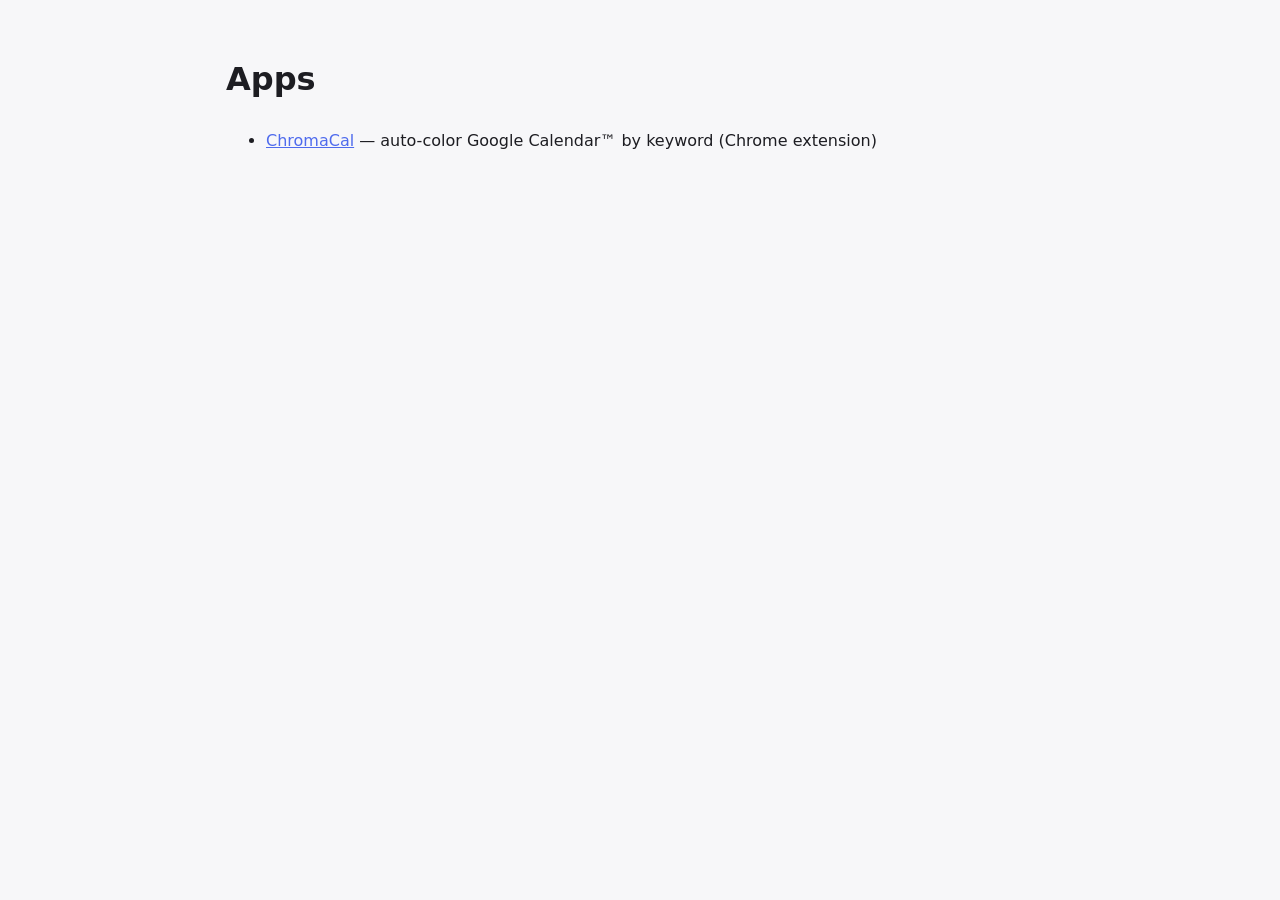
<file: index.html>
<!doctype html>
<html lang="en">
<head>
  <meta charset="utf-8">
  <meta name="viewport" content="width=device-width, initial-scale=1">
  <meta name="google-site-verification" content="AOKSAKNy5bO_qgyhGmzp-OswNahH2bqFA2KnmnXQym0" />
  <title>naoki6310</title>
  <link rel="stylesheet" href="chromacal/style.css">
</head>
<body>
  <main>
    <h1>Apps</h1>
    <ul>
      <li><a href="chromacal/">ChromaCal</a> — auto-color Google Calendar™ by keyword (Chrome extension)</li>
    </ul>
  </main>
</body>
</html>
</file>
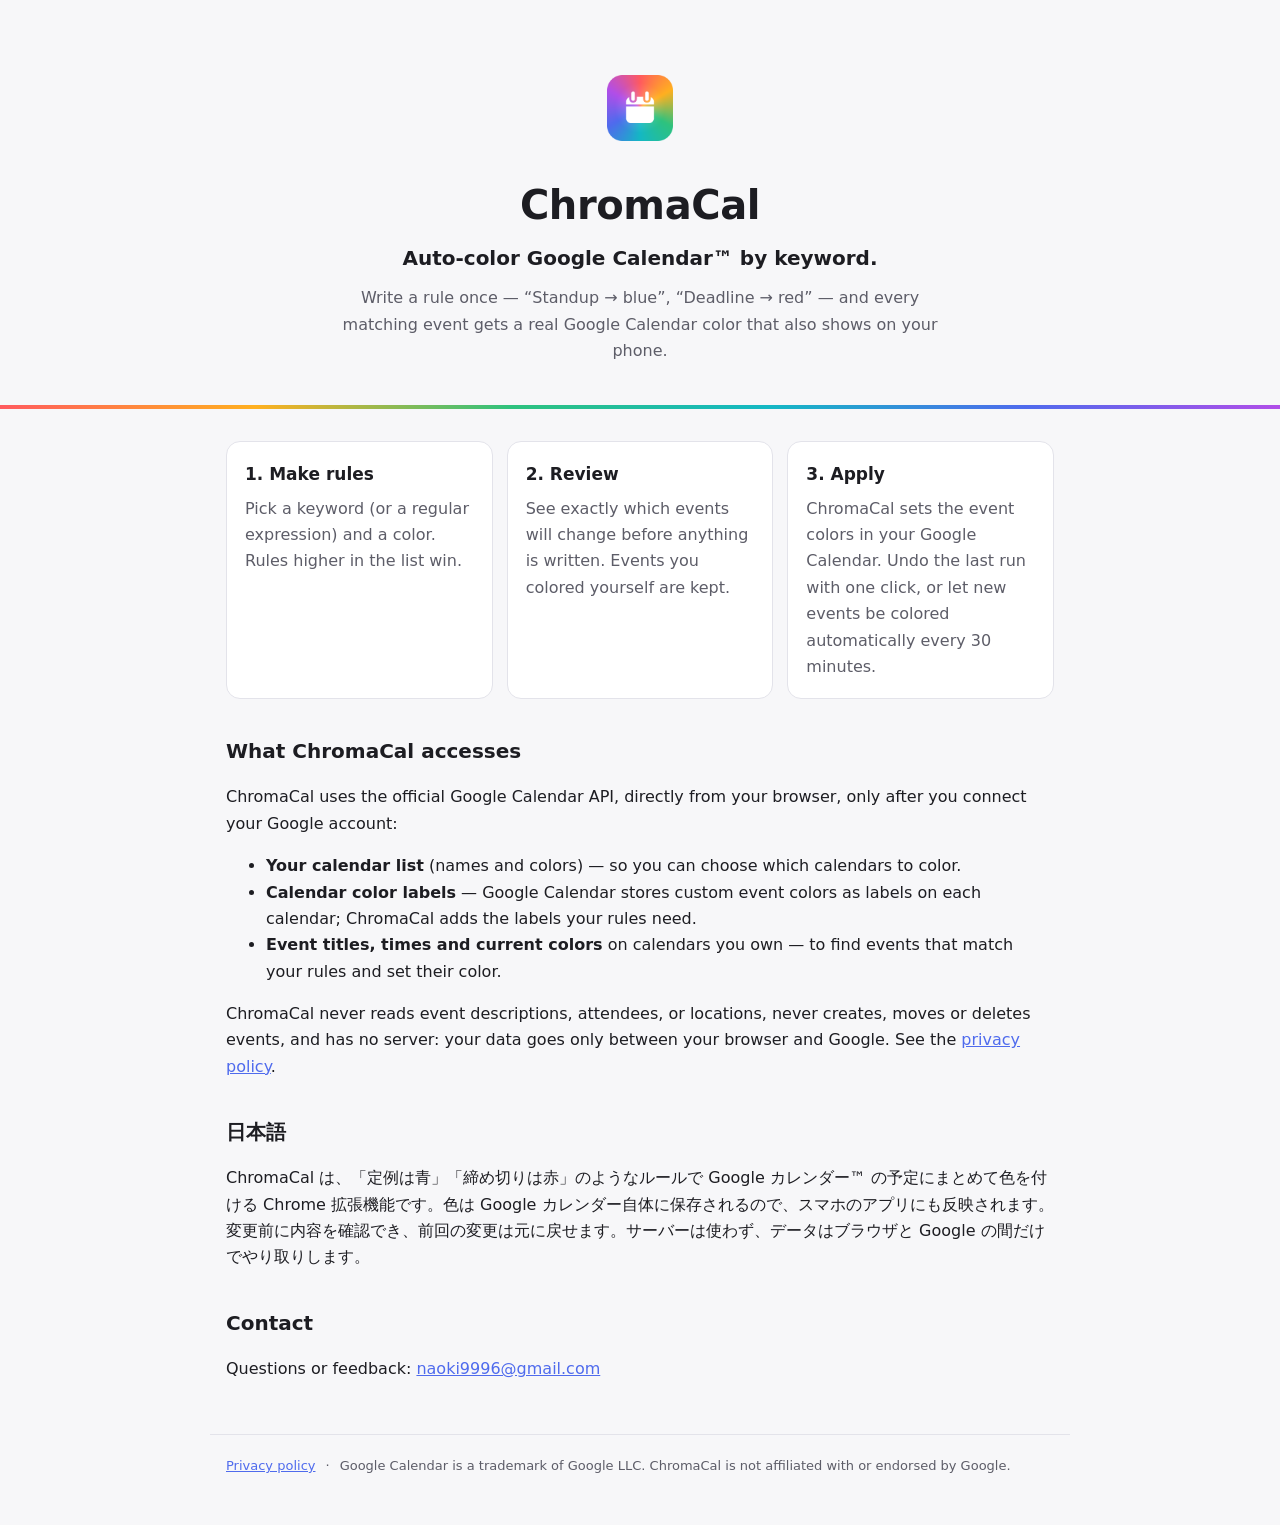
<file: chromacal/index.html>
<!doctype html>
<html lang="en">
<head>
  <meta charset="utf-8">
  <meta name="viewport" content="width=device-width, initial-scale=1">
  <title>ChromaCal – Auto-color Google Calendar by keyword</title>
  <meta name="description" content="ChromaCal is a Chrome extension that colors your Google Calendar events in bulk with keyword rules. Real event colors that sync to your phone.">
  <link rel="icon" href="icon128.png">
  <link rel="stylesheet" href="style.css">
</head>
<body>
  <header class="hero">
    <img src="icon128.png" width="88" height="88" alt="ChromaCal icon">
    <h1>ChromaCal</h1>
    <p class="tagline">Auto-color Google Calendar™ by keyword.</p>
    <p class="sub">Write a rule once — “Standup → blue”, “Deadline → red” — and every matching event gets a real Google Calendar color that also shows on your phone.</p>
  </header>

  <main>
    <section class="cards">
      <article>
        <h2>1. Make rules</h2>
        <p>Pick a keyword (or a regular expression) and a color. Rules higher in the list win.</p>
      </article>
      <article>
        <h2>2. Review</h2>
        <p>See exactly which events will change before anything is written. Events you colored yourself are kept.</p>
      </article>
      <article>
        <h2>3. Apply</h2>
        <p>ChromaCal sets the event colors in your Google Calendar. Undo the last run with one click, or let new events be colored automatically every 30 minutes.</p>
      </article>
    </section>

    <section>
      <h2>What ChromaCal accesses</h2>
      <p>ChromaCal uses the official Google Calendar API, directly from your browser, only after you connect your Google account:</p>
      <ul>
        <li><strong>Your calendar list</strong> (names and colors) — so you can choose which calendars to color.</li>
        <li><strong>Calendar color labels</strong> — Google Calendar stores custom event colors as labels on each calendar; ChromaCal adds the labels your rules need.</li>
        <li><strong>Event titles, times and current colors</strong> on calendars you own — to find events that match your rules and set their color.</li>
      </ul>
      <p>ChromaCal never reads event descriptions, attendees, or locations, never creates, moves or deletes events, and has no server: your data goes only between your browser and Google. See the <a href="privacy.html">privacy policy</a>.</p>
    </section>

    <section lang="ja">
      <h2>日本語</h2>
      <p>ChromaCal は、「定例は青」「締め切りは赤」のようなルールで Google カレンダー™ の予定にまとめて色を付ける Chrome 拡張機能です。色は Google カレンダー自体に保存されるので、スマホのアプリにも反映されます。変更前に内容を確認でき、前回の変更は元に戻せます。サーバーは使わず、データはブラウザと Google の間だけでやり取りします。</p>
    </section>

    <section>
      <h2>Contact</h2>
      <p>Questions or feedback: <a href="mailto:naoki9996@gmail.com">naoki9996@gmail.com</a></p>
    </section>
  </main>

  <footer>
    <a href="privacy.html">Privacy policy</a>
    <span>·</span>
    <span>Google Calendar is a trademark of Google LLC. ChromaCal is not affiliated with or endorsed by Google.</span>
  </footer>
</body>
</html>
</file>
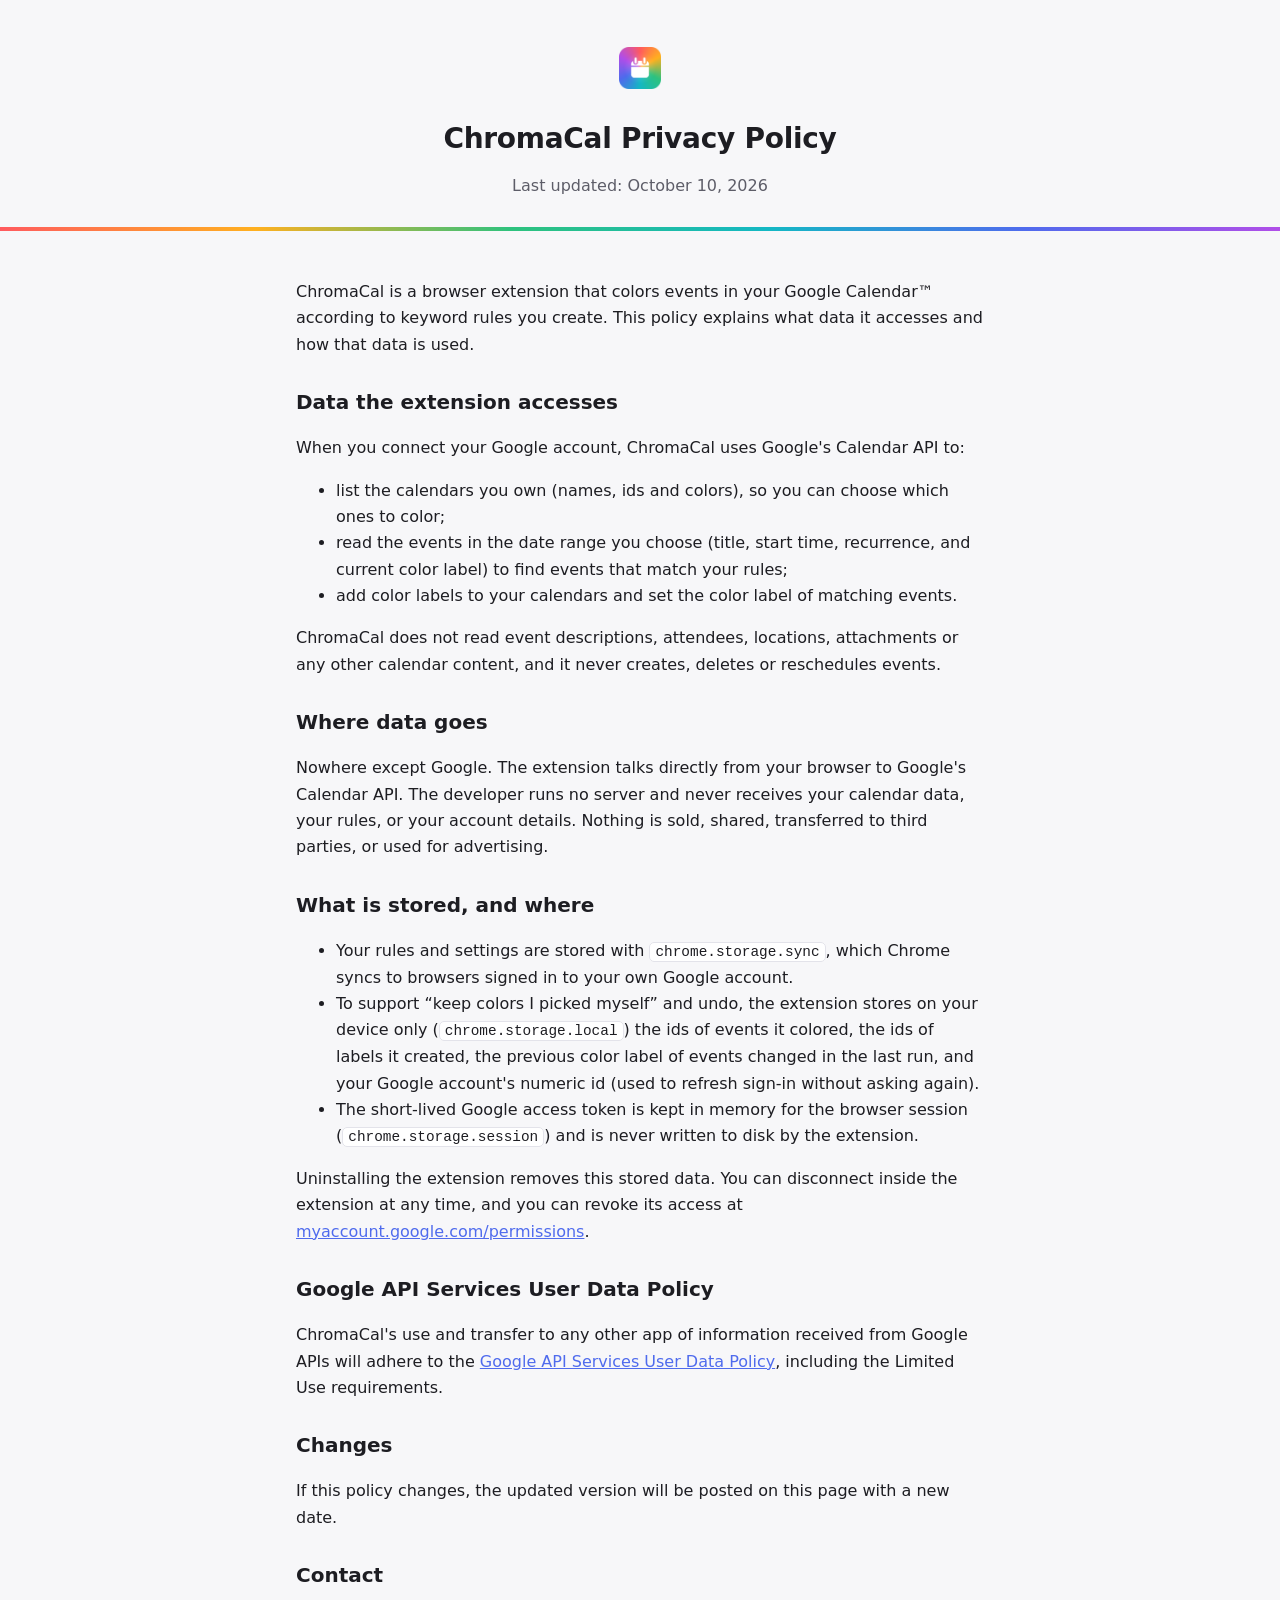
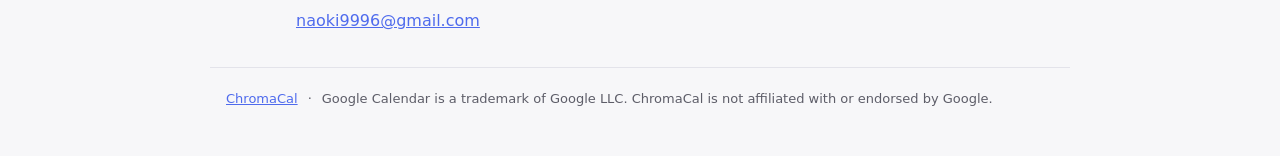
<file: chromacal/privacy.html>
<!doctype html>
<html lang="en">
<head>
  <meta charset="utf-8">
  <meta name="viewport" content="width=device-width, initial-scale=1">
  <title>ChromaCal Privacy Policy</title>
  <link rel="icon" href="icon128.png">
  <link rel="stylesheet" href="style.css">
</head>
<body>
  <header class="hero small">
    <a href="./"><img src="icon128.png" width="56" height="56" alt="ChromaCal icon"></a>
    <h1>ChromaCal Privacy Policy</h1>
    <p class="sub">Last updated: October 10, 2026</p>
  </header>

  <main class="prose">
    <p>ChromaCal is a browser extension that colors events in your Google Calendar™ according to keyword rules you create. This policy explains what data it accesses and how that data is used.</p>

    <h2>Data the extension accesses</h2>
    <p>When you connect your Google account, ChromaCal uses Google's Calendar API to:</p>
    <ul>
      <li>list the calendars you own (names, ids and colors), so you can choose which ones to color;</li>
      <li>read the events in the date range you choose (title, start time, recurrence, and current color label) to find events that match your rules;</li>
      <li>add color labels to your calendars and set the color label of matching events.</li>
    </ul>
    <p>ChromaCal does not read event descriptions, attendees, locations, attachments or any other calendar content, and it never creates, deletes or reschedules events.</p>

    <h2>Where data goes</h2>
    <p>Nowhere except Google. The extension talks directly from your browser to Google's Calendar API. The developer runs no server and never receives your calendar data, your rules, or your account details. Nothing is sold, shared, transferred to third parties, or used for advertising.</p>

    <h2>What is stored, and where</h2>
    <ul>
      <li>Your rules and settings are stored with <code>chrome.storage.sync</code>, which Chrome syncs to browsers signed in to your own Google account.</li>
      <li>To support “keep colors I picked myself” and undo, the extension stores on your device only (<code>chrome.storage.local</code>) the ids of events it colored, the ids of labels it created, the previous color label of events changed in the last run, and your Google account's numeric id (used to refresh sign-in without asking again).</li>
      <li>The short-lived Google access token is kept in memory for the browser session (<code>chrome.storage.session</code>) and is never written to disk by the extension.</li>
    </ul>
    <p>Uninstalling the extension removes this stored data. You can disconnect inside the extension at any time, and you can revoke its access at <a href="https://myaccount.google.com/permissions">myaccount.google.com/permissions</a>.</p>

    <h2>Google API Services User Data Policy</h2>
    <p>ChromaCal's use and transfer to any other app of information received from Google APIs will adhere to the <a href="https://developers.google.com/terms/api-services-user-data-policy">Google API Services User Data Policy</a>, including the Limited Use requirements.</p>

    <h2>Changes</h2>
    <p>If this policy changes, the updated version will be posted on this page with a new date.</p>

    <h2>Contact</h2>
    <p><a href="mailto:naoki9996@gmail.com">naoki9996@gmail.com</a></p>
  </main>

  <footer>
    <a href="./">ChromaCal</a>
    <span>·</span>
    <span>Google Calendar is a trademark of Google LLC. ChromaCal is not affiliated with or endorsed by Google.</span>
  </footer>
</body>
</html>
</file>
<file: chromacal/style.css>
:root {
  --bg: #f7f7f9;
  --surface: #ffffff;
  --fg: #1d1d22;
  --muted: #5d5d68;
  --line: #e3e3ea;
  --accent: #4f6bed;
  --rainbow: linear-gradient(90deg, #ff5a5f, #ffb020, #2ec27e, #14b8c4, #4f6bed, #b14ee8);
}
@media (prefers-color-scheme: dark) {
  :root {
    --bg: #18181c;
    --surface: #222228;
    --fg: #f1f1f4;
    --muted: #a3a3ae;
    --line: #34343c;
    --accent: #8ea2ff;
  }
}
* { box-sizing: border-box; }
body {
  margin: 0;
  background: var(--bg);
  color: var(--fg);
  font: 16px/1.65 system-ui, "Segoe UI", Roboto, "Hiragino Sans", "Yu Gothic UI", sans-serif;
}
a { color: var(--accent); }
.hero {
  padding: 64px 16px 40px;
  text-align: center;
  border-bottom: 4px solid transparent;
  border-image: var(--rainbow) 1;
}
.hero img { border-radius: 20px; }
.hero h1 { margin: 12px 0 4px; font-size: 40px; letter-spacing: -0.01em; }
.hero.small { padding: 40px 16px 28px; }
.hero.small h1 { font-size: 28px; }
.tagline { margin: 0; font-size: 20px; font-weight: 600; }
.sub { max-width: 620px; margin: 10px auto 0; color: var(--muted); }
main { max-width: 860px; margin: 0 auto; padding: 32px 16px 16px; }
section { margin-bottom: 36px; }
h2 { font-size: 20px; margin: 0 0 8px; }
.cards { display: grid; grid-template-columns: repeat(auto-fit, minmax(220px, 1fr)); gap: 14px; }
.cards article {
  padding: 18px;
  border-radius: 14px;
  background: var(--surface);
  border: 1px solid var(--line);
}
.cards h2 { font-size: 17px; }
.cards p { margin: 0; color: var(--muted); }
.prose { max-width: 720px; }
.prose h2 { margin-top: 28px; }
code { font-size: 0.9em; padding: 1px 5px; border-radius: 5px; background: var(--surface); border: 1px solid var(--line); }
footer {
  max-width: 860px;
  margin: 0 auto;
  padding: 20px 16px 48px;
  display: flex;
  flex-wrap: wrap;
  gap: 6px 10px;
  color: var(--muted);
  font-size: 13px;
  border-top: 1px solid var(--line);
}
</file>
